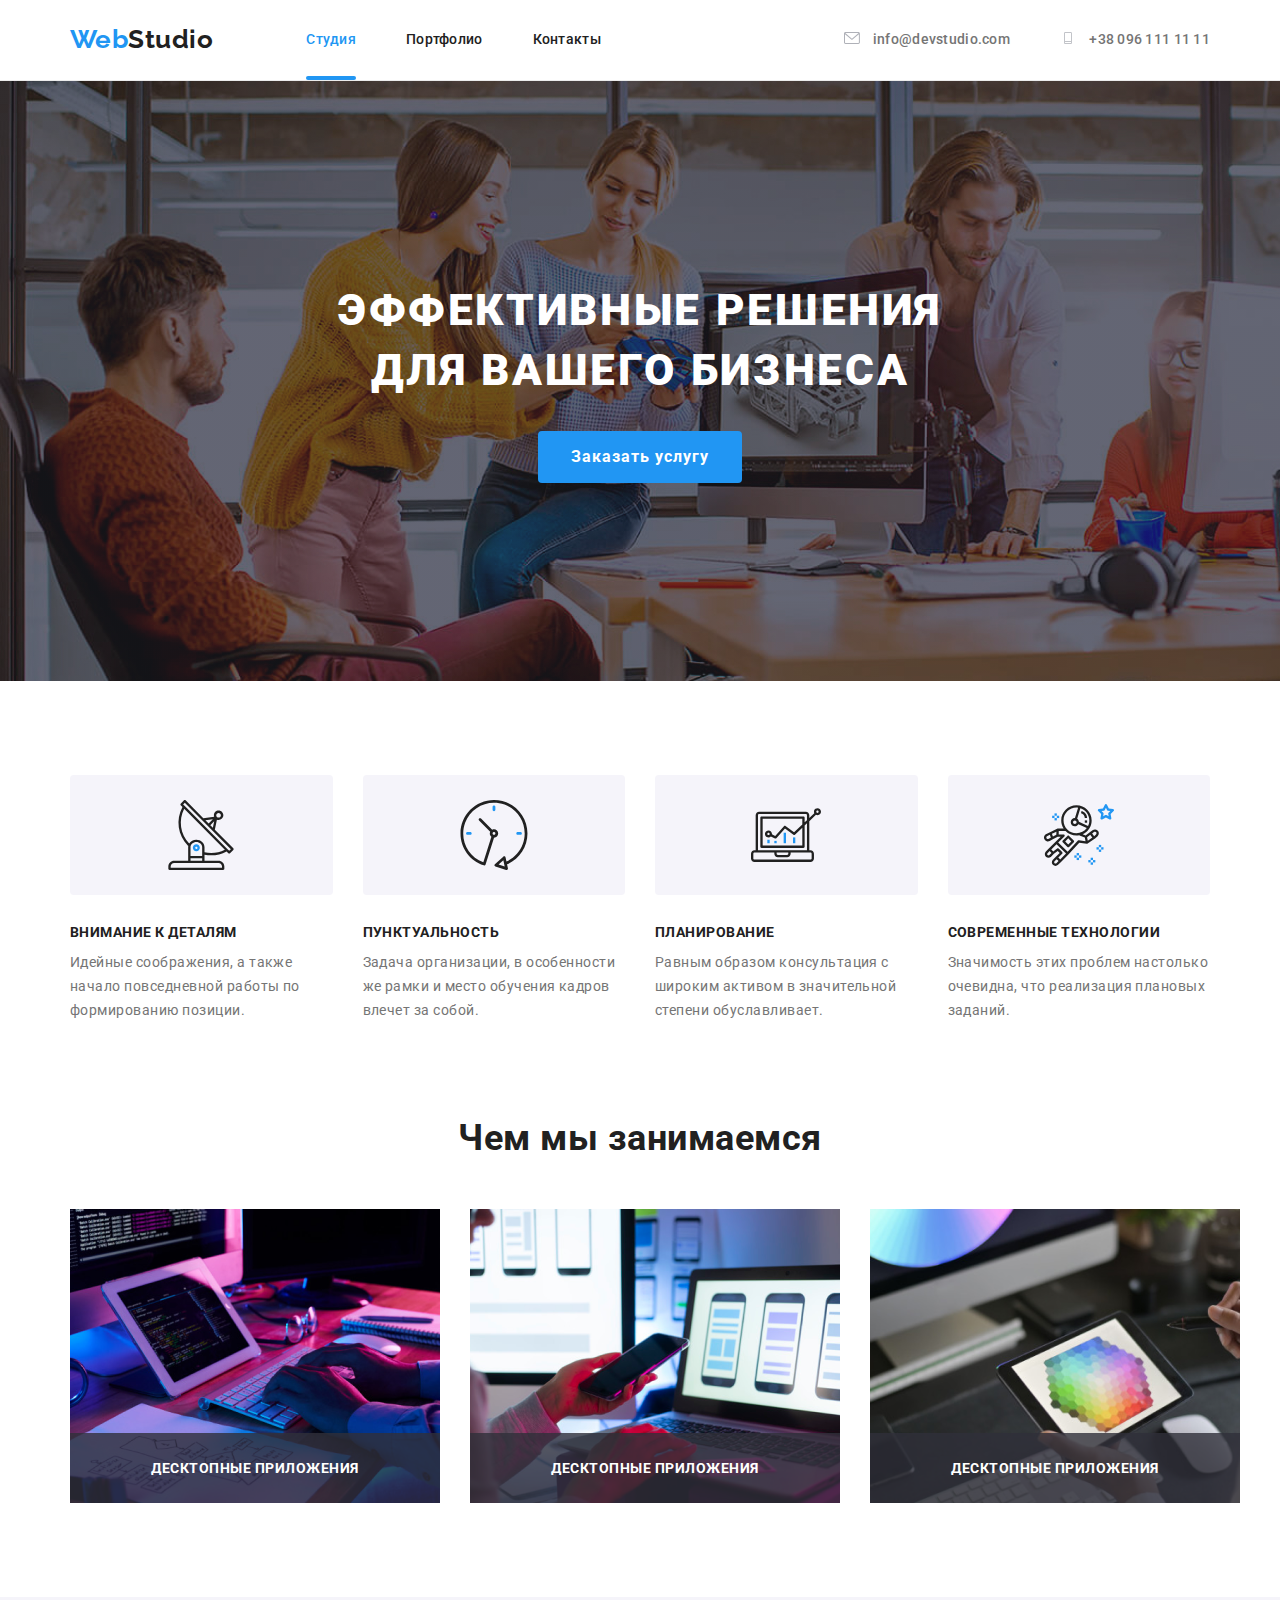
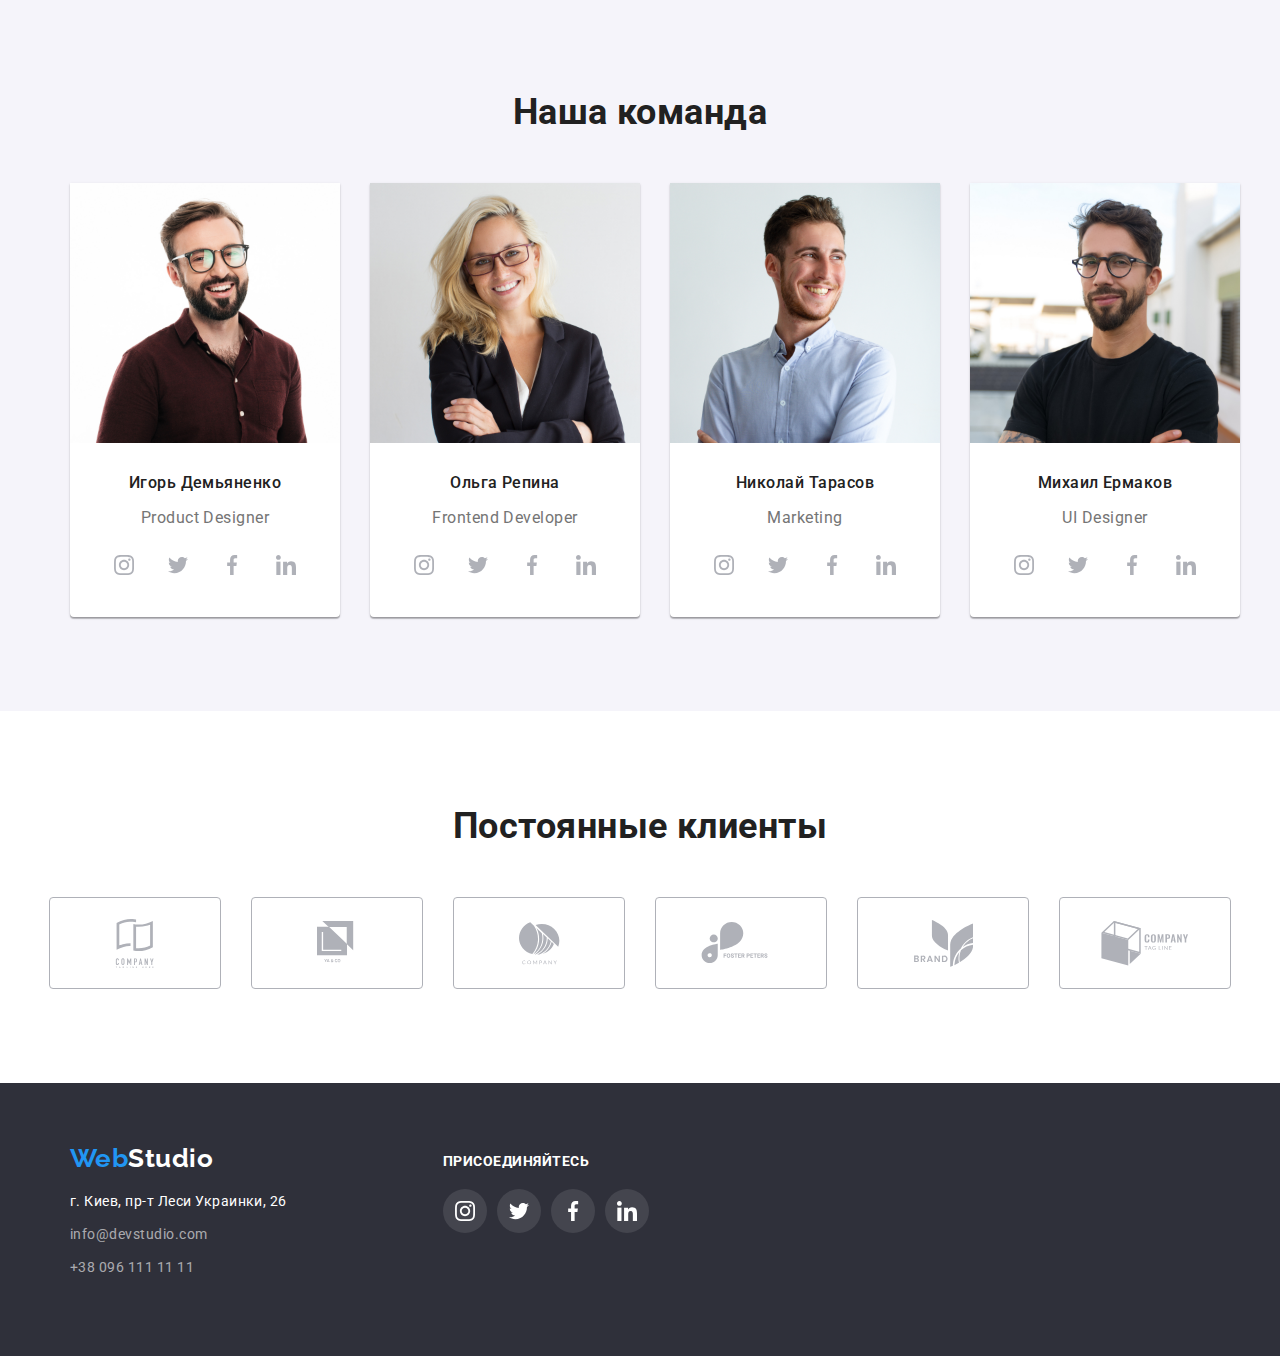
<file: index.html>
<!DOCTYPE html>
<html lang="ru">

<head>
    <meta charset="UTF-8">
    <meta name="viewport" content="width=device-width, initial-scale=1.0">
    <title>Document</title>
    <link href="https://fonts.googleapis.com/css2?family=Raleway:wght@700&family=Roboto:wght@400;500;700;900&display=swap" rel="stylesheet">
    <link rel="stylesheet" href="https://cdnjs.cloudflare.com/ajax/libs/modern-normalize/1.0.0/modern-normalize.min.css"> 
    <link rel="stylesheet" href="./css/styles.css">
</head>

<body class="body">
    <!--шапка сайта-->
    <header class="page-header">
        <div class="container main-nav">
        <nav class="main-nav">
            <a class="link-logo" href="./index.html"> <span class="logo-web">Web</span>Studio
            </a>

            <ul class="site-nav list">
                <li class="navigation-list"> <a href="./index.html" class="current links-transition menu-link">Студия</a></li>
                <li class="navigation-list"> <a href="./portfolio.html" class="links-transition menu-link">Портфолио</a></li>
                <li class="navigation-list"> <a href="" class="links-transition menu-link">Контакты</a></li>
            </ul>
        </nav>

        <ul class="auth-nav list">
            <li class="list-contacts"> 
                <a class="link-auth-nav-svg links-transition" href="mailto:info@devstudio.com">
                    <svg class="auth-nav-svg">
                        <use href="./image/sprite.svg#icon-mail"></use>
                    </svg>
                    info@devstudio.com</a></li>
            <li class="list-contacts"> 
                <a class="link-auth-nav-svg links-transition" href="tel:+380961111111">
                    <svg class="auth-nav-svg">
                        <use href="./image/sprite.svg#icon-tel"></use>
                    </svg>
                    +38 096 111 11 11</a>
            </li>
        </ul>
        </div>
    </header>
    <main>
        <!--Герой-->
        <section class="hero">
            <div class="container">
            <h1 class="hero-title">Эффективные решения<br>для вашего бизнеса</h1>
            <button class="hero-button" type="button" data-modal-open>Заказать услугу</button>
            </div>
        </section>
        <!--Чем занимается компания-->
        <section class="section">
            <div class="container">
             <ul class="list benefits">
                <li class="list-box-first list-item-svg1">
                    <h3 class="section-title">Внимание к деталям</h3>
                    <p class="section-text">Идейные соображения, а также начало повседневной работы по формированию позиции.</p>
                </li>
                <li class="list-box-first list-item-clock2">
                    <h3 class="section-title">Пунктуальность</h3>
                    <p class="section-text">Задача организации, в особенности же рамки и место обучения кадров влечет за собой.</p>
                </li>
                <li class="list-box-first list-item-diagram3">
                    <h3 class="section-title">Планирование</h3>
                    <p class="section-text">Равным образом консультация с широким активом в значительной степени обуславливает.</p>
                </li>
                <li class="list-box-first list-item-astronaut4">
                    <h3 class="section-title">Современные технологии</h3>
                    <p class="section-text">Значимость этих проблем настолько очевидна, что реализация плановых заданий.</p>
                </li>
            </ul>
            </div>
        </section>
        <!--Сотрудники за работой-->
        <section class="section pading">
            <div class="container">
            <h2 class="section-main-title">Чем мы занимаемся</h2>
            <ul class="list images-work">
                <li class="list-box-secondary"> 
                    <div class="work-thumb">
                    <img src="./image/img1.png" alt="сотрудник работает за компьютером" width="370">
                    <div class="wraper-text-name"><p class="text-name">Десктопные приложения</p></div>
                    </div>
                </li>
                <li class="list-box-secondary"> 
                    <div class="work-thumb">
                    <img src="./image/img2.png" alt="сотрудник работает с контактами" width="370">
                    <div class="wraper-text-name"><p class="text-name">Десктопные приложения</p></div>
                    </div>
                </li>
                <li class="list-box-secondary"> 
                    <div class="work-thumb">
                    <img src="./image/img3.png" alt="сотрудник работает с цветовой палитрой" width="370">
                    <div class="wraper-text-name"><p class="text-name">Десктопные приложения</p></div>
                    </div>
                </li>
            </ul>
            </div>
        </section>
        <!--Команда компании-->
        <section class="section-team">
            <div class="container">
            <h2 class="section-main-title secondary-margin">Наша команда</h2>
            <ul class="list team-boxes">
                <li class="box team-items"> <img src="./image/img4.jpg" alt="фото Игоря Демьяненко" width="270">
                    <div class="team-list-content-wrapper">
                    <h4 class="team-name">Игорь Демьяненко</h4>
                    <p class="section-text-profession">Product Designer</p>
                    <ul class=" list social-list">
                        <li class="social-list-item">
                            <a href="" class="social-list-link">
                                <svg class="social-list-svg">
                                    <use href="./image/sprite.svg#icon-instagram2"></use>>
                                </svg>
                            </a>
                        </li>
                        <li class="social-list-item">
                            <a href="" class="social-list-link">
                                <svg class="social-list-svg">
                                    <use href="./image/sprite.svg#icon-twitter1"></use>
                                </svg>
                            </a>
                        </li>
                        <li class="social-list-item">
                            <a href="" class="social-list-link">
                                <svg class="social-list-svg">
                                    <use href="./image/sprite.svg#icon-facebook1"></use>
                                </svg>
                            </a>
                        </li>
                        <li class="social-list-item">
                            <a href="" class="social-list-link">
                                <svg class="social-list-svg">
                                    <use href="./image/sprite.svg#icon-linkedin1"></use>
                                </svg>
                            </a>
                        </li>
                    </ul>
                    </div>
                </li>
                <li class="box team-items"> <img src="./image/img5.jpg" alt="фото Ольги Репиной" width="270">
                    <div class="team-list-content-wrapper">
                    <h4 class="team-name">Ольга Репина</h4>
                    <p class="section-text-profession">Frontend Developer</p>
                    <ul class=" list social-list">
                        <li class="social-list-item">
                            <a href="" class="social-list-link">
                                <svg class="social-list-svg">
                                    <use href="./image/sprite.svg#icon-instagram2"></use>
                                </svg>
                            </a>
                        </li>
                        <li class="social-list-item">
                            <a href="" class="social-list-link">
                                <svg class="social-list-svg">
                                    <use href="./image/sprite.svg#icon-twitter1"></use>
                                </svg>
                            </a>
                        </li>
                        <li class="social-list-item">
                            <a href="" class="social-list-link">
                                <svg class="social-list-svg">
                                    <use href="./image/sprite.svg#icon-facebook1"></use>
                                </svg>
                            </a>
                        </li>
                        <li class="social-list-item">
                            <a href="" class="social-list-link">
                                <svg class="social-list-svg">
                                    <use href="./image/sprite.svg#icon-linkedin1"></use>
                                </svg>
                            </a>
                        </li>
                    </ul>
                    </div>
                </li>
                <li class="box team-items"><img src="./image/img6.jpg" alt="фото Николая Тарасова" width="270">
                    
                    <div class="team-list-content-wrapper">
                    <h4 class="team-name">Николай Тарасов</h4>
                    <p class="section-text-profession">Marketing</p>
                    <ul class=" list social-list">
                        <li class="social-list-item">
                            <a href="" class="social-list-link">
                                <svg class="social-list-svg">
                                    <use href="./image/sprite.svg#icon-instagram2"></use>
                                </svg>
                            </a>
                        </li>
                        <li class="social-list-item">
                            <a href="" class="social-list-link">
                                <svg class="social-list-svg">
                                    <use href="./image/sprite.svg#icon-twitter1"></use>
                                </svg>
                            </a>
                        </li>
                        <li class="social-list-item">
                            <a href="" class="social-list-link">
                                <svg class="social-list-svg">
                                    <use href="./image/sprite.svg#icon-facebook1"></use>
                                </svg>
                            </a>
                        </li>
                        <li class="social-list-item">
                            <a href="" class="social-list-link">
                                <svg class="social-list-svg">
                                    <use href="./image/sprite.svg#icon-linkedin1"></use>
                                </svg>
                            </a>
                        </li>
                    </ul>
                    </div>
                </li>
                <li class="box team-items"><img src="./image/img7.jpg" alt="фото Михаила Ермакова" width="270">
                    <div class="team-list-content-wrapper">
                    <h4 class="team-name">Михаил Ермаков</h4>
                    <p class="section-text-profession">UI Designer</p>
                    <ul class=" list social-list">
                        <li class="social-list-item">
                            <a href="" class="social-list-link">
                                <svg class="social-list-svg">
                                    <use href="./image/sprite.svg#icon-instagram2"></use>
                                </svg>
                            </a>
                        </li>
                        <li class="social-list-item">
                            <a href="" class="social-list-link">
                                <svg class="social-list-svg">
                                    <use href="./image/sprite.svg#icon-twitter1"></use>
                                </svg>
                            </a>
                        </li>
                        <li class="social-list-item">
                            <a href="" class="social-list-link">
                                <svg class="social-list-svg">
                                    <use href="./image/sprite.svg#icon-facebook1"></use>
                                </svg>
                            </a>
                        </li>
                        <li class="social-list-item">
                            <a href="" class="social-list-link">
                                <svg class="social-list-svg">
                                    <use href="./image/sprite.svg#icon-linkedin1"></use>
                                </svg>
                            </a>
                        </li>
                    </ul>
                    </div>
                </li>
            </ul>
            </div>
        </section>
        <section class="section-clients">
            <div class="container">
                <h2 class="section-main-title third-margin">Постоянные клиенты</h2>
            <ul class="list clients-box">
                <li class="box clients-margin">
                    <a class=" list clients-link" href="">
                    <svg class="clients-list-icon" width="44" height="49">
                        <use href="./image/sprite.svg#icon-client1"></use>
                    </svg>
                    </a>
                </li>
                <li class="box clients-margin">
                    <a class="list clients-link" href="">
                    <svg class="clients-list-icon" width="40" height="52">
                        <use href="./image/sprite.svg#icon-client2"></use>
                    </svg>
                    </a>
                </li>
                <li class="box clients-margin">
                    <a class="list clients-link" href="">
                    <svg class="clients-list-icon" width="41" height="43">
                        <use href="./image/sprite.svg#icon-client3"></use>
                    </svg>
                    </a>
                </li>
                <li class="box clients-margin">
                    <a class="list clients-link" href="">
                    <svg class="clients-list-icon" width="80" height="42">
                        <use href="./image/sprite.svg#icon-client4"></use>
                    </svg>
                    </a>
                </li>
                <li class="box clients-margin">
                    <a class="list clients-link" href="">
                    <svg class="clients-list-icon" width="59" height="47">
                        <use href="./image/sprite.svg#icon-client5"></use>
                    </svg>
                    </a>
                </li>
                <li class="box clients-margin">
                    <a class="list clients-link" href="">
                    <svg class="clients-list-icon" width="88" height="45">
                        <use href="./image/sprite.svg#icon-client6"></use>
                    </svg>
                    </a>
                </li>
            </ul>
            </div>
        </section>
    </main>
    <!--Футер-->
    <footer class="page-footer">
        <div class=" container all-footer-container">
        <div class="box-adress-main">
        <a class="logo-footer" href="./index.html">
            <span class="logo-web">Web</span>Studio
        </a>
        <address>
            <ul class="adress-ul">
            <li class="adress-items"><a class="address" href="https://goo.gl/maps/zpj7TdcQ5fywLmtB6" target="_blank">г. Киев, пр-т Леси Украинки, 26</a></li>
            <li class="adress-items"><a class="address-auth" href="mailto:info@devstudio.com">info@devstudio.com</a></li>
            <li class="adress-items"><a class="address-auth" href="tel:+380961111111">+38 096 111 11 11</a></li>
            </ul>
        </address>
        </div>
        <div class="box-social-link">
            <p class="text-footer">присоединяйтесь</p>
            <ul class="list list-social-footer">
                <li class="list-item-footer">
                    <a href="" class="social-item-footer">
                    <svg class="social-svg-footer">
                        <use href="./image/sprite.svg#icon-instagram2"></use>
                    </svg>
                    </a>
                </li>
                <li class="list-item-footer">
                    <a href="" class="social-item-footer">
                        <svg class="social-svg-footer">
                            <use href="./image/sprite.svg#icon-twitter1"></use>
                        </svg>
                    </a>
                </li>
                <li class="list-item-footer">
                    <a href="" class="social-item-footer">
                        <svg class="social-svg-footer">
                            <use href="./image/sprite.svg#icon-facebook1"></use>
                        </svg>
                    </a>
                </li>
                <li class="list-item-footer">
                    <a href="" class="social-item-footer">
                        <svg class="social-svg-footer">
                            <use href="./image/sprite.svg#icon-linkedin1"></use>
                        </svg>
                    </a>
                </li>
            </ul>
        </div>
        </div>
    </footer>

    <!-- my backdrop-->

    <div class="backdrop is-hidden" data-modal>
        <div class="modal">
            <button type="button" class="modal-button-close" data-modal-close >
                <svg class="modal-button-svg" width="11" height="11">
                    <use href="./image/sprite.svg#icon-vector"></use>
                </svg></button>
        </div>
    </div>
    <script src="./js/modal.js"></script>
</body>

</html>
</file>
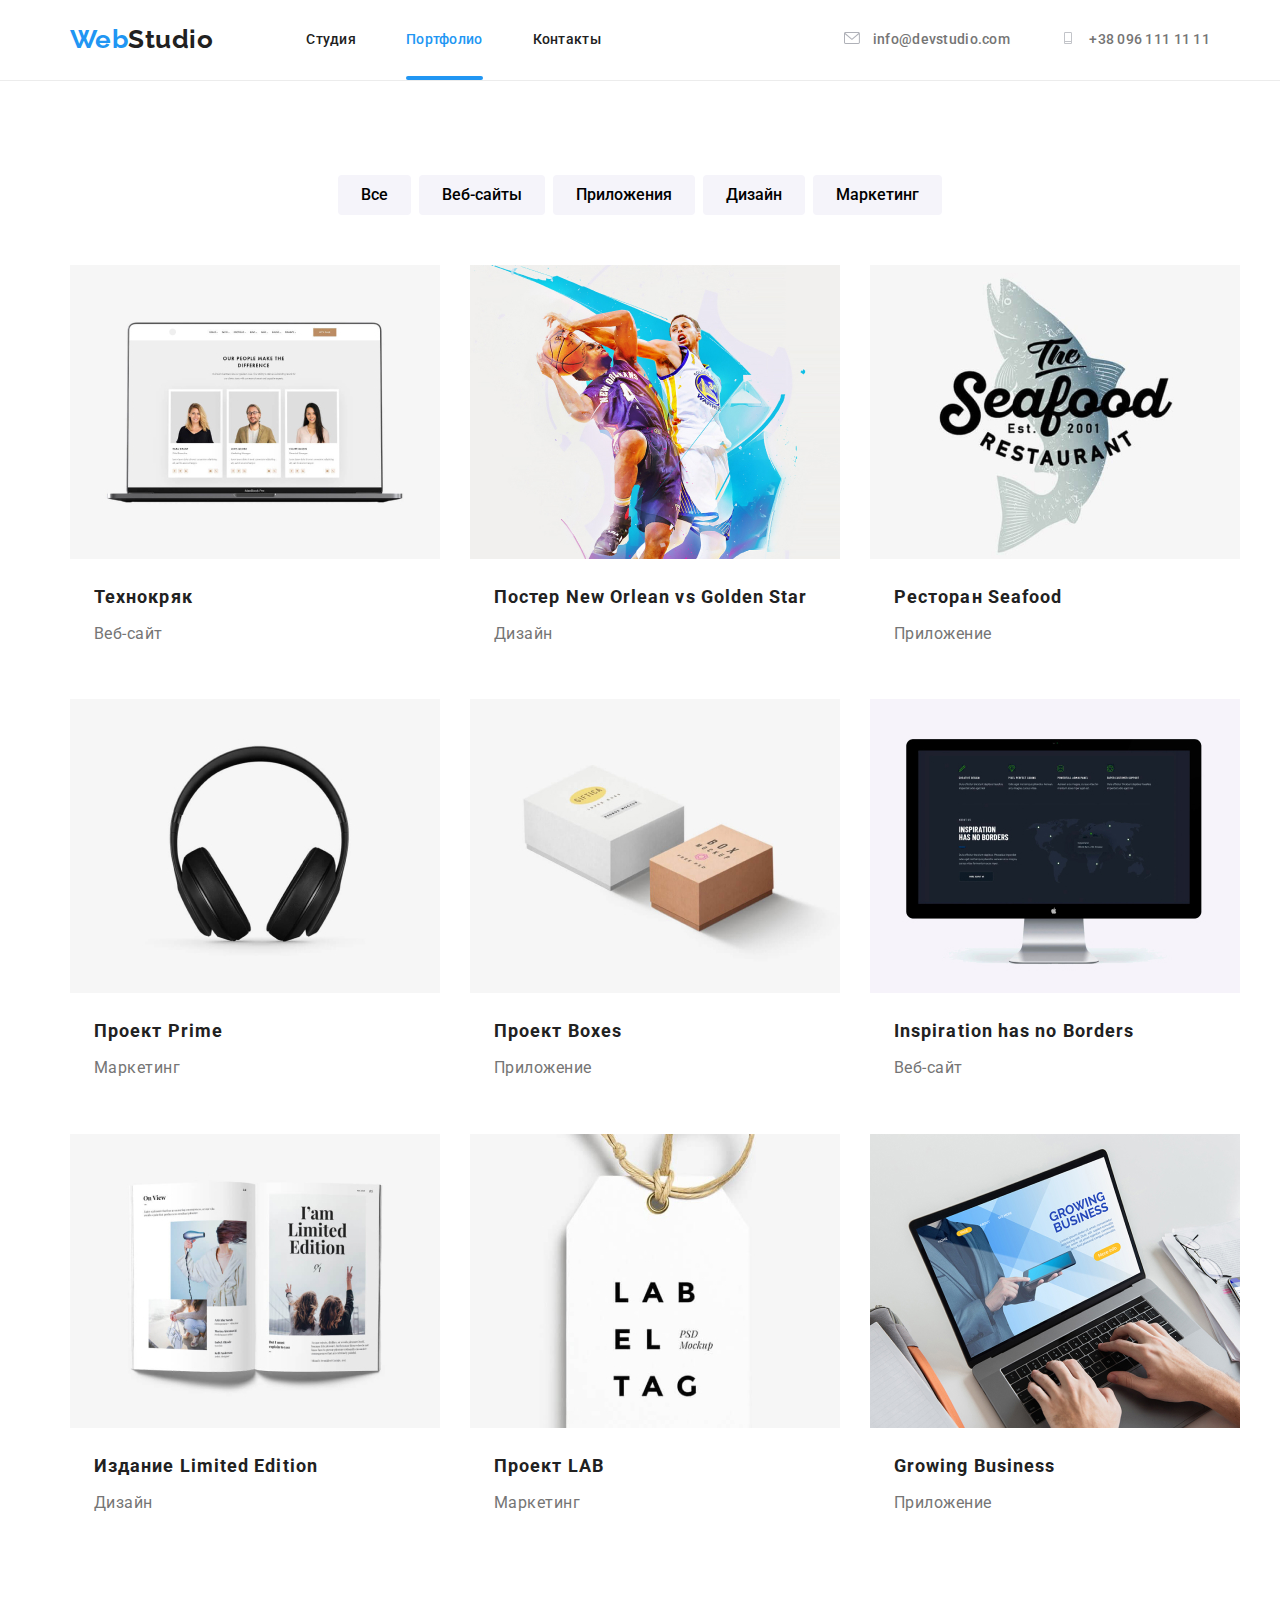
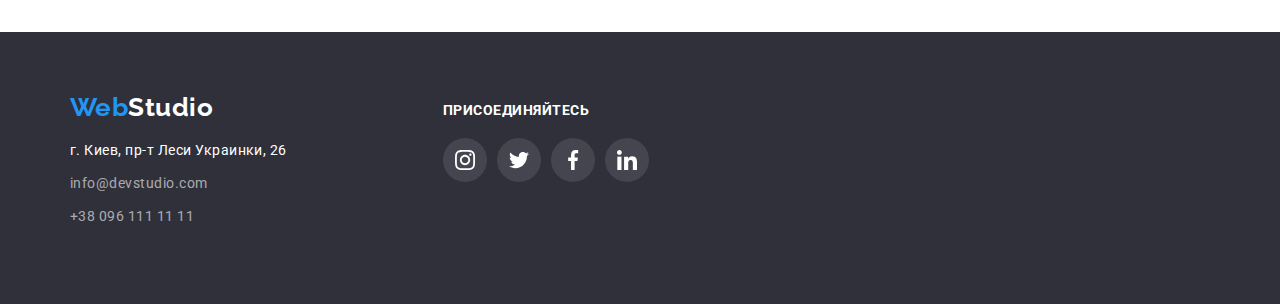
<file: portfolio.html>
<!DOCTYPE html>
<html lang="ru">
<head>
    <meta charset="UTF-8">
    <meta name="viewport" content="width=device-width, initial-scale=1.0">
    <title>Document</title>
    <link href="https://fonts.googleapis.com/css2?family=Raleway:wght@700&family=Roboto:wght@400;500;700;900&display=swap" rel="stylesheet">
    <link rel="stylesheet" href="https://cdnjs.cloudflare.com/ajax/libs/modern-normalize/1.0.0/modern-normalize.min.css">
    <link rel="stylesheet" href="./css/styles.css">
</head>
<body class="body">
    <!--шапка сайта-->
    <header class="page-header">
        <div class="container main-nav">
            <nav class="main-nav">
                <a class="link-logo" href="./index.html"> <span class="logo-web">Web</span>Studio
                </a>
    
                <ul class="site-nav list">
                    <li class="navigation-list"> <a href="./index.html" class="links-transition menu-link">Студия</a></li>
                    <li class="navigation-list"> <a href="./portfolio.html" class="current links-transition menu-link">Портфолио</a></li>
                    <li class="navigation-list"> <a href="" class="links-transition menu-link">Контакты</a></li>
                </ul>
            </nav>
    
        <ul class="auth-nav list">
            <li class="list-contacts">
                <a class="link-auth-nav-svg links-transition" href="mailto:info@devstudio.com">
                    <svg class="auth-nav-svg">
                        <use href="./image/sprite.svg#icon-mail"></use>
                    </svg>
                    info@devstudio.com</a></li>
            <li class="list-contacts">
                <a class="link-auth-nav-svg links-transition" href="tel:+380961111111">
                    <svg class="auth-nav-svg">
                        <use href="./image/sprite.svg#icon-tel"></use>
                    </svg>
                    +38 096 111 11 11</a>
            </li>
        </ul>
        </div>
    </header>
    <main>
        <!--панель переключения -->
        <section class="section section-button">
            <div class="container">
            <h1 class="hidden-title"> Все портфолио студии</h1>
                <ul class="list button-list">
                <li class="list-our-button"> <button class="switch-button" type="button">Все</button></li>
                <li class="list-our-button"> <button class="switch-button" type="button">Веб-сайты</button></li>
                <li class="list-our-button"> <button class="switch-button" type="button">Приложения</button></li>
                <li class="list-our-button"> <button class="switch-button" type="button">Дизайн</button></li>
                <li class="list-our-button"> <button class="switch-button" type="button">Маркетинг</button></li>
            </ul>
            </div>
        </section>
        <!--все портфолио-->
        <section class="section section-cards"> 
            <div class="container">
            <ul class="list all-portfolio-list">
                <li class="box portfolio-card">           
                    <a class="portfolio-link" href="">
                        <div class="image-thumb">
                        <img src="./image/portfolio1.jpg" alt="отображен веб-сайт Технокряк на ноутбуке" width="370">
                        <p class="overlay">Технокряк это современная площадка распространения коронавируса. Компании используют эту платформу для цифрового
                        шпионажа и атак на защищённые сервера конкурентов.</p>
                        </div>
                    <div class="portfolio-padding">
                    <h2 class="portfolio-name">Технокряк</h2>
                    <p class="section-text-type">Веб-сайт</p>
                    </div>
                    </a>
                </li>
                <li class="box portfolio-card">
                    <a class="portfolio-link" href=""><img src="./image/portfolio2.jpg" alt="изображение постера Новый Орлеан" width="370">
                    <div class="portfolio-padding">  
                    <h2 class="portfolio-name">Постер New Orlean vs Golden Star</h2>
                    <p class="section-text-type"> Дизайн</p>
                    </div>
                    </a>
                </li>
                <li class="box portfolio-card">
                    <a class="portfolio-link" href=""><img src="./image/portfolio3.jpg" alt="логотип ресторана СиФуд" width="370">
                    <div class="portfolio-padding">
                    <h2 class="portfolio-name">Ресторан Seafood</h2>
                    <p class="section-text-type">Приложение</p>
                    </div>
                    </a>
                </li>
                <li class="box portfolio-card">
                    <a class="portfolio-link" href=""><img src="./image/portfolio4.jpg" alt="большие наушники" width="370">
                    <div class="portfolio-padding">   
                    <h2 class="portfolio-name">Проект Prime</h2>
                    <p class="section-text-type">Маркетинг</p>
                    </div>
                    </a>
                </li>
                <li class="box portfolio-card">
                    <a class="portfolio-link" href=""><img src="./image/portfolio5.jpg" alt="две коробки" width="370">
                    <div class="portfolio-padding">
                    <h2 class="portfolio-name">Проект Boxes</h2>
                    <p class="section-text-type">Приложение</p>
                    </div>
                    </a>
                </li>
                <li class="box portfolio-card">
                    <a class="portfolio-link" href=""><img src="./image/portfolio6.jpg" alt="монитор компьютера" width="370">
                    <div class="portfolio-padding">
                    <h2 class="portfolio-name">Inspiration has no Borders</h2>
                    <p class="section-text-type">Веб-сайт</p>
                    </div>
                    </a>
                </li>
                <li class="box portfolio-card">
                    <a class="portfolio-link" href=""><img src="./image/portfolio7.jpg" alt="раскрытый журнал" width="370">
                    
                    <div class="portfolio-padding">    
                    <h2 class="portfolio-name">Издание Limited Edition</h2>
                    <p class="section-text-type">Дизайн</p>
                    </div>
                    </a>
                </li>
                <li class="box portfolio-card">
                    <a class="portfolio-link" href=""><img src="./image/portfolio8.jpg" alt="карточка с логотипом лаб" width="370">
                    <div class="portfolio-padding">
                    <h2 class="portfolio-name">Проект LAB</h2>
                    <p class="section-text-type">Маркетинг</p>
                    </div>
                    </a>
                </li>
                <li class="box portfolio-card">
                    <a class="portfolio-link" href=""><img src="./image/portfolio9.jpg" alt="человек работает за ноутбуком" width="370">
                    <div class="portfolio-padding">
                    <h2 class="portfolio-name">Growing Business</h2>
                    <p class="section-text-type">Приложение</p>
                    </div>
                    </a>
                </li>
            </ul>
            </div>
        </section>
    </main>
    <!--Футер-->
    <footer class="page-footer">
        <div class=" container all-footer-container">
            <div class="box-adress-main">
                <a class="logo-footer" href="./index.html">
                    <span class="logo-web">Web</span>Studio
                </a>
                <address>
                    <ul class="adress-ul">
                        <li class="adress-items"><a class="address" href="https://goo.gl/maps/zpj7TdcQ5fywLmtB6"
                                target="_blank">г. Киев, пр-т Леси Украинки, 26</a></li>
                        <li class="adress-items"><a class="address-auth"
                                href="mailto:info@devstudio.com">info@devstudio.com</a></li>
                        <li class="adress-items"><a class="address-auth" href="tel:+380961111111">+38 096 111 11 11</a></li>
                    </ul>
                </address>
            </div>
            <div class="box-social-link">
                <p class="text-footer">присоединяйтесь</p>
                <ul class="list list-social-footer">
                    <li class="list-item-footer">
                        <a href="" class="social-item-footer">
                            <svg class="social-svg-footer">
                                <use href="./image/sprite.svg#icon-instagram2"></use>
                            </svg>
                        </a>
                    </li>
                    <li class="list-item-footer">
                        <a href="" class="social-item-footer">
                            <svg class="social-svg-footer">
                                <use href="./image/sprite.svg#icon-twitter1"></use>
                            </svg>
                        </a>
                    </li>
                    <li class="list-item-footer">
                        <a href="" class="social-item-footer">
                            <svg class="social-svg-footer">
                                <use href="./image/sprite.svg#icon-facebook1"></use>
                            </svg>
                        </a>
                    </li>
                    <li class="list-item-footer">
                        <a href="" class="social-item-footer">
                            <svg class="social-svg-footer">
                                <use href="./image/sprite.svg#icon-linkedin1"></use>
                            </svg>
                        </a>
                    </li>
                </ul>
            </div>
        </div>
    </footer>
</body>

</html>
</file>
<file: css/styles.css>
/* цвет основного текста #212121 */
/* цвет вторичного текста  #757575 */
/* акцент  #2196f3 */
/* вторичный акцент (цвет текста героя)  #ffffff */
/* цвет текста электронных контактов в футере rgba(255, 255, 255, 0.6) */
/* бекграунд хедера #ffffff*/
/* бекграунд героя и футера #2F303A */
/* бекграунд основной #E5E5E5*/
/* бекграунд вторичный (команда компании, кнопки) #F5F4FA */

:root {
  --primary-text-color: #212121;
  --secondary-text-color: #757575;
  --accent-color: #2196f3;
  --secondary-accent-color: #ffffff;
  --contacts-text-footer: rgba(255, 255, 255, 0.6);
  --bg-header: #ffffff;
  --bg-hero: #c4c4c4;
  --bg-footer: #2f303a;
  --bg-primary: #ffffff;
  --bg-secondary: #f5f4fa;
  --bg-box: #ffffff;
  --border-bottom: #ececec;
  --shadow: rgba(47, 48, 58, 0.4);
  --border-clients: #afb1b8;
  --logo-color: #afb1b8;
}

html {
  box-sizing: border-box;
}
*,
*::before,
*::after {
  box-sizing: inherit;
}
*::before,
*::after {
  margin: 0;
  padding: 0;
}
img {
  display: block;
}
.body {
  color: var(--primary-text-color);
  background: var(--bg-primary);

  font-family: Roboto, sans-serif;
  font-weight: 700;
  letter-spacing: 0.03em;

  margin: 0;
}
.page-header {
  text-decoration-color: none;
  background: var(--bg-header);
  border-bottom: 1px solid var(--border-bottom);

  margin: 0px;
  padding: 0px;
}

.container {
  width: 1170px;
  padding-left: 15px;
  padding-right: 15px;
  margin-left: auto;
  margin-right: auto;
}
.list {
  list-style: none;

  margin: 0;
  padding: 0;
}
.main-nav {
  display: flex;
  align-items: center;
}
.link-logo {
  color: var(--primary-text-color);
  text-decoration: none;

  font-family: Raleway, sans-serif;
  font-size: 26px;
  line-height: 1.19;

  margin-right: 93px;
  padding-top: 24px;
  padding-bottom: 25px;
  transition: color 250ms cubic-bezier(0.4, 0, 0.2, 1);
}
.link-logo:hover,
.link-logo:focus {
  color: var(--accent-color);
}
.logo-web {
  color: var(--accent-color);

  font-family: Raleway, sans-serif;
  font-size: 26px;
  line-height: 1.19;
}
.logo-web:hover,
.logo-web:focus {
  color: var(--accent-color);
}

.site-nav a {
  color: var(--primary-text-color);
  text-decoration: none;

  font-weight: 500;
  font-size: 14px;
  line-height: 1.14;
  letter-spacing: 0.02em;

  display: block;
  padding-top: 32px;
  padding-bottom: 32px;
}
.navigation-list {
  margin-right: 50px;
  padding: 0px;
}
.navigation-list:last-child {
  margin-right: 0px;
}

.links-transition {
  transition: color 250ms cubic-bezier(0.4, 0, 0.2, 1);
}

.menu-link {
  position: relative;
}
.menu-link::after {
  content: "";
  display: block;
  width: 100%;
  height: 4px;
  border-radius: 2px;
  background-color: var(--accent-color);
  position: absolute;
  left: 0;
  bottom: 0;
  opacity: 0;
  transition: color 250ms cubic-bezier(0.4, 0, 0.2, 1);
}
.current::after {
  opacity: 1;
  color: var(--accent-color);
}
.menu-link:hover::after {
  opacity: 1;
  color: var(--accent-color);
}
.site-nav {
  display: flex;
}
.site-nav .current {
  color: var(--accent-color);
}
.site-nav a:hover,
.site-nav a:focus {
  color: var(--accent-color);
}
.auth-nav {
  display: flex;
  margin-left: auto;
}
.auth-nav-svg {
  fill: var(--logo-color);
  width: 16px;
  height: 12px;
  margin-right: 10px;
}
.link-auth-nav-svg:hover svg,
.link-auth-nav-svg:focus svg {
  fill: var(--accent-color);
}
.list-contacts {
  display: flex;
}
.list-contacts:hover,
.list-contacts:focus {
  fill: var(--accent-color);
}
.auth-nav .list-contacts + .list-contacts {
  margin-left: 50px;
}

.auth-nav a {
  color: var(--secondary-text-color);
  text-decoration: none;

  font-weight: 500;
  font-size: 14px;
  line-height: 1.14;
  letter-spacing: 0.02em;

  padding-top: 32px;
  padding-bottom: 32px;
}
.auth-nav a:hover,
.auth-nav a:focus {
  color: var(--accent-color);
}
.hero {
  background: var(--bg-hero);
  text-align: center;

  background-image: linear-gradient(to right, var(--shadow), var(--shadow)),
    url(../image/img-bg.jpg);
  max-width: 1600px;
  height: 600px;

  background-repeat: no-repeat;
  background-size: cover;
  background-position: x 0px y 80px;
  margin-right: auto;
  margin-left: auto;

  padding-top: 200px;
  padding-bottom: 200px;
}
.hero-title {
  color: var(--secondary-accent-color);

  font-weight: 900;
  font-size: 44px;
  line-height: 1.36;
  text-align: center;
  letter-spacing: 0.06em;
  text-transform: uppercase;

  margin-top: 0;
  margin-bottom: 30px;
  padding-left: 0px;
  padding-right: 0px;
}

.hero-button {
  display: inline-block;
  color: var(--secondary-accent-color);
  background: var(--accent-color);
  border-radius: 4px;
  padding-left: 32px;
  padding-right: 32px;
  padding-top: 10px;
  padding-bottom: 10px;

  min-width: 136px;
  border: 1px solid transparent;
  cursor: pointer;

  font-family: inherit;
  font-weight: 700;
  font-size: 16px;
  line-height: 1.88;
  text-align: center;
  letter-spacing: 0.06em;
}

.section {
  padding-top: 94px;
  margin-bottom: 0px;
}
.benefits {
  display: flex;
}
.list-box-first {
  width: 270px;
}
.list-box-first + .list-box-first {
  margin: 0px 0px 0px 30px;
  padding: 0px;
}

.list-box-first::before {
  display: block;
  content: "";
  height: 120px;
  background-color: var(--bg-secondary);

  background-size: 70px 70px;
  background-repeat: no-repeat;
  background-position: center;

  border-radius: 4px;
  margin: 0px 0px 30px 0px;
}
.list-item-svg1::before {
  background-image: url(../image/svg1.svg);
}
.list-item-clock2::before {
  background-image: url(../image/clock2.svg);
}
.list-item-diagram3::before {
  background-image: url(../image/diagram3.svg);
}
.list-item-astronaut4::before {
  background-image: url(../image/astronaut4.svg);
}
.section-title {
  font-size: 14px;
  line-height: 1.14;
  text-transform: uppercase;
  margin: 0px 0px 10px 0px;
  padding: 0px;
}
.section-text {
  color: var(--secondary-text-color);

  font-weight: 400;
  font-size: 14px;
  line-height: 1.71;
  margin: 0px;
  padding: 0px;
}
.section-main-title {
  font-size: 36px;
  line-height: 1.17;
  text-align: center;

  margin-bottom: 50px;
  margin-top: 0px;
  padding: 0px;
}

.images-work {
  display: flex;
}
.secondary-margine {
  margin-top: 0px;
}
.list-box-secondary + .list-box-secondary {
  margin: 0px 0px 0px 30px;
  padding: 0px;
}
.pading {
  padding-bottom: 94px;
}
/*позиционирование на секции сотрудкики за работой*/

.work-thumb {
  position: relative;
}
.wraper-text-name {
  width: 370px;
  height: 70px;
  background-color: rgba(47, 48, 58, 0.8);
  position: absolute;
  display: flex;

  bottom: 0;
  left: 0;
}
.text-name {
  display: flex;
  justify-content: center;
  align-items: center;
  font-style: normal;
  font-weight: 700;
  font-size: 14px;
  line-height: 1.17;
  text-align: center;
  text-transform: uppercase;
  margin: auto;
  padding: 0px;
  color: var(--secondary-accent-color);
}

/*конец позиционирования*/

.section-team {
  background: var(--bg-secondary);

  margin: 0px;
  padding-top: 94px;
  padding-bottom: 94px;
}

.team-boxes {
  display: flex;
}
.team-items {
  width: 270px;
  text-align: center;
  box-shadow: 0px 1px 3px rgba(0, 0, 0, 0.12), 0px 1px 1px rgba(0, 0, 0, 0.14),
    0px 2px 1px rgba(0, 0, 0, 0.2);
  border-radius: 0px 0px 4px 4px;
}
.team-items + .team-items {
  margin: 0px 0px 0px 30px;
}

.team-name {
  font-weight: 500;
  font-size: 16px;
  line-height: 1.19;

  margin-top: 30px;
  margin-bottom: 10px;
  padding: 0px;
}
.section-text-profession {
  color: var(--secondary-text-color);

  font-weight: 400;
  font-size: 16px;
  line-height: 1.19;

  margin-bottom: 16px;
  padding: 0px;
}
.social-list {
  display: flex;
  justify-content: space-between;
}
.social-list-svg {
  fill: var(--logo-color);
  width: 20px;
  height: 20px;
  transition: fill 250ms cubic-bezier(0.4, 0, 0.2, 1);
}
.social-list-link {
  display: flex;
  justify-content: center;
  align-items: center;
  width: 44px;
  height: 44px;
  border-radius: 50%;
  transition: background-color 250ms cubic-bezier(0.4, 0, 0.2, 1);
}
.social-list-link:hover,
.social-list-link:focus {
  background-color: var(--accent-color);
}
.social-list-link:hover svg,
.social-list-link:focus svg {
  fill: var(--secondary-accent-color);
}
.team-list-content-wrapper {
  padding-left: 32px;
  padding-right: 32px;
  padding-bottom: 30px;
}
/* новая секция*/
.third-margin {
  margin: 0px 0px 50px 0px;
}
.section-clients {
  margin: 0px;
  padding-top: 94px;
  padding-bottom: 94px;
}
.clients-box {
  display: flex;
  justify-content: center;
}
.clients-link {
  display: flex;
  justify-content: center;
  align-items: center;
  width: 170px;
  height: 90px;
}
.clients-list-icon {
  fill: var(--logo-color);
  transition: fill 250ms cubic-bezier(0.4, 0, 0.2, 1);
}
.clients-link:hover svg,
.clients-link:focus svg {
  fill: var(--accent-color);
}
.clients-list-icon:hover,
.clients-list-icon:focus {
  fill: var(--accent-color);
}
.clients-margin {
  border: 1px solid var(--border-clients);
  border-radius: 4px;
  transition: color 250ms cubic-bezier(0.4, 0, 0.2, 1);
}
.clients-margin:hover,
.clients-margin:focus {
  border: 1px solid var(--accent-color);
}
.clients-margin + .clients-margin {
  margin: 0px 0px 0px 30px;
}

.page-footer {
  background: var(--bg-footer);

  padding-top: 60px;
  padding-bottom: 60px;
}
.logo-footer {
  color: var(--secondary-accent-color);
  text-decoration: none;

  font-family: Raleway, sans-serif;
  font-size: 26px;
  line-height: 1.19;

  margin-bottom: 20px;
  transition: color 250ms cubic-bezier(0.4, 0, 0.2, 1);
}
.logo-footer:hover,
.logo-footer:focus {
  color: var(--accent-color);
}
.adress-ul {
  list-style: none;
  text-decoration: none;

  margin-left: 0px;
  padding-left: 0px;
}
.adress-items {
  margin-bottom: 9px;
}
.adress-items:last-child {
  margin-bottom: 0px;
}
.address {
  color: var(--secondary-accent-color);
  text-decoration: none;

  font-style: normal;
  font-weight: 400;
  font-size: 14px;
  line-height: 1.71;

  margin: 0px;
  padding: 0px;
}
.address-auth {
  color: var(--contacts-text-footer);
  text-decoration: none;

  font-style: normal;
  font-weight: 400;
  font-size: 14px;
  line-height: 1.71;
}
.text-footer {
  color: var(--secondary-accent-color);

  font-style: normal;
  font-weight: 700;
  font-size: 14px;
  line-height: 1.17;
  text-transform: uppercase;
  margin: 0px;
}
.box-social-link {
  margin-left: 156px;
  padding-top: 10px;
}
.list-social-footer {
  display: flex;
  justify-content: flex-start;
  align-items: center;
  margin-top: 20px;
}
.social-item-footer {
  display: flex;
  justify-content: center;
  align-items: center;
  width: 44px;
  height: 44px;
  border-radius: 50%;
}
.social-item-footer:hover,
.social-item-footer:focus {
  fill: var(--accent-color);
}
.list-item-footer {
  justify-content: flex-start;
  align-items: center;
  border-radius: 50%;
  margin-right: 10px;
  width: 44px;
  height: 44px;
  background-color: rgba(255, 255, 255, 0.1);
  transition: background-color 250ms cubic-bezier(0.4, 0, 0.2, 1);
}
.list-item-footer:last-child {
  margin-right: 0px;
}
.list-item-footer:hover,
.list-item-footer:focus {
  background-color: var(--accent-color);
}
.social-svg-footer {
  fill: var(--secondary-accent-color);
  width: 20px;
  height: 20px;
  transition: fill 250ms cubic-bezier(0.4, 0, 0.2, 1);
}
.social-svg-footer:hover,
.social-svg-footer:focus {
  fill: var(--secondary-accent-color);
}

.all-footer-container {
  display: flex;
}
.footer-adress {
  padding-top: 60px;
  padding-bottom: 60px;
}

.hidden-title {
  display: none;
}
.button-list {
  display: flex;
  justify-content: center;
}
.section-button {
  padding-top: 94px;
  padding-bottom: 50px;
}
.switch-button {
  background: var(--bg-secondary);
  border-radius: 4px;
  border: 1px solid transparent;

  font-family: inherit;
  font-weight: 500;
  font-size: 16px;
  line-height: 1.63;
  text-align: center;

  padding: 6px 22px 6px 22px;
  cursor: pointer;
  transition: color 250ms cubic-bezier(0.4, 0, 0.2, 1),
    background-color 250ms cubic-bezier(0.4, 0, 0.2, 1);
}
.list-our-button + .list-our-button {
  margin-left: 8px;
}
.switch-button:hover,
.switch-button:focus {
  background-color: var(--accent-color);
  color: var(--secondary-accent-color);
}

.all-portfolio-list {
  display: flex;
  flex-wrap: wrap;
}

.box {
  background: var(--bg-box);

  margin: 0px;
  padding: 0px;
}
.box a {
  margin: 0px;
  padding: 0px;
}

.portfolio-card {
  width: 370px;
  margin-right: 30px;
  margin-bottom: 30px;
}
.portfolio-card:hover {
  border: 1px solid #eeeeee;
  box-shadow: 0px 1px 1px rgba(0, 0, 0, 0.12), 0px 4px 4px rgba(0, 0, 0, 0.06),
    1px 4px 6px rgba(0, 0, 0, 0.16);
}
.portfolio-card:nth-child(3) {
  margin-right: -30px;
}
.portfolio-card:nth-child(6) {
  margin-right: -30px;
}
.portfolio-card:nth-child(9) {
  margin-right: -30px;
}
.portfolio-card:nth-last-child(-n + 3) {
  margin-bottom: 0px;
}

.section-cards {
  margin: 0px;
  padding-top: 0px;
  padding-bottom: 94px;
}

.portfolio-link {
  color: var(--primary-text-color);
  background: var(--bg-box);
  text-decoration: none;

  margin: 0px;
  padding: 0px;
}
.portfolio-name {
  font-size: 18px;
  line-height: 2;
  letter-spacing: 0.06em;

  margin: 0px;
}
.section-text-type {
  color: var(--secondary-text-color);

  font-weight: 400;
  font-size: 16px;
  line-height: 1.89;

  margin-top: 4px;
  margin-bottom: 0px;
}
.portfolio-padding {
  padding-top: 20px;
  padding-bottom: 20px;
  padding-left: 24px;
  padding-right: 24px;
}
.image-thumb {
  position: relative;
  width: 370px;
  height: 294px;
  overflow: hidden;
}
.image-thumb > .overlay {
  position: absolute;
  font-weight: 400;
  font-size: 18px;
  line-height: 1.55;
  color: var(--bg-secondary);
  background-color: var(--accent-color);
  top: 0;
  left: 0;
  width: 100%;
  height: 100%;
  margin: 0;
  padding: 63px 24px;
  opacity: 0;
}
.image-thumb:hover > .overlay {
  opacity: 1;
  animation-name: animate1;
  animation-duration: 2000ms;
  animation-timing-function: cubic-bezier(0.4, 0, 0.2, 1);
  animation-delay: 0ms;
  animation-iteration-count: infinite;
  animation-direction: normal;
  animation-fill-mode: none;
  animation-play-state: running;
}

@keyframes animate1 {
  0% {
    transform: translateY(100%);
  }
  50% {
    transform: translateY(0%);
  }
  100% {
    transform: translateY(100%);
  }
}

/* my backdrop*/
.backdrop {
  width: 100%;
  height: 100%;
  background-color: rgba(0, 0, 0, 0.2);
  position: fixed;
  top: 0;
  left: 0;
  transition: all 300ms linear;
}
.modal {
  position: absolute;
  top: 50%;
  left: 50%;
  transform: translate(-50%, -50%);
  width: 528px;
  min-height: 581px;
  background: var(--bg-secondary);
  box-shadow: 0px 1px 3px rgba(0, 0, 0, 0.12), 0px 1px 1px rgba(0, 0, 0, 0.14),
    0px 2px 1px rgba(0, 0, 0, 0.2);
  border-radius: 4px;
}
.modal-button-close {
  position: absolute;
  top: 8px;
  right: 8px;
  width: 30px;
  height: 30px;

  background: var(--bg-secondary);
  border: 1px solid rgba(0, 0, 0, 0.1);
  border-radius: 50%;
  cursor: pointer;
}
.is-hidden {
  opacity: 0;
  visibility: hidden;
  pointer-events: none;
}
/* end my backdrop*/
</file>
